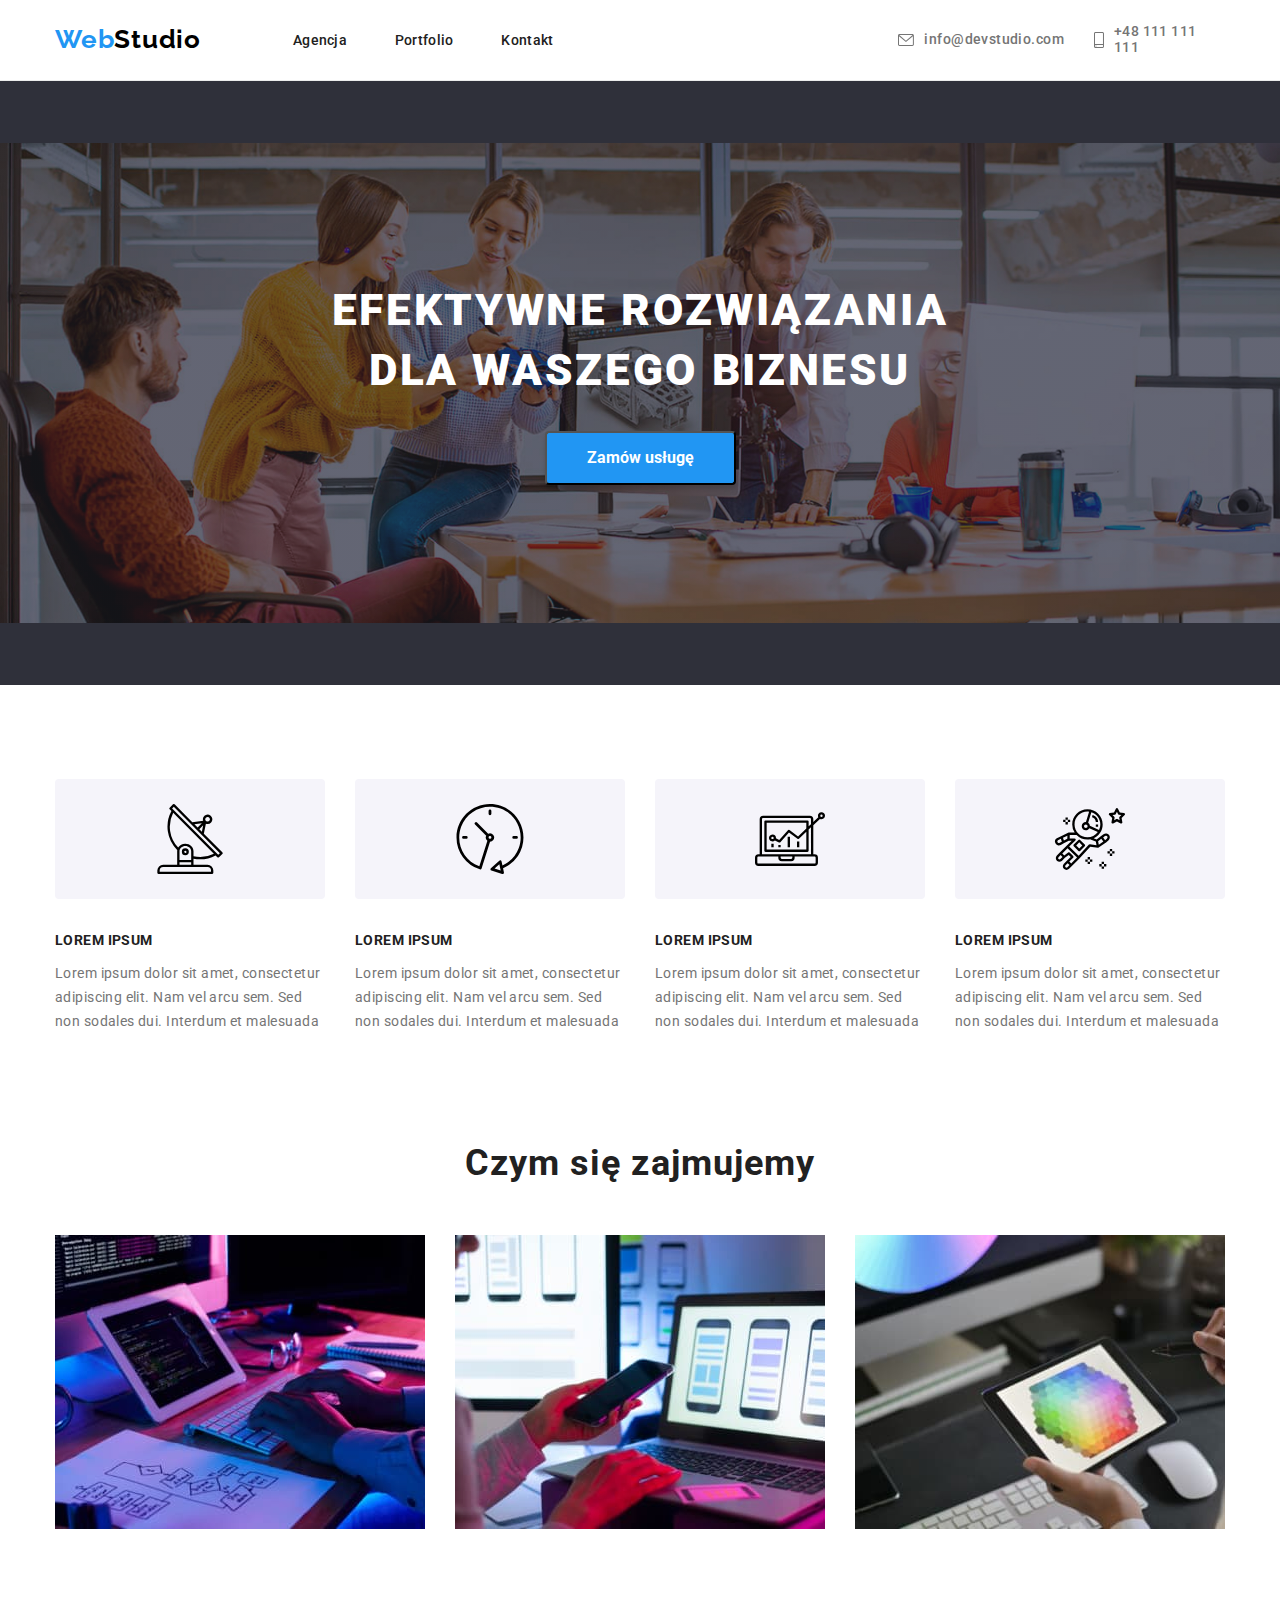
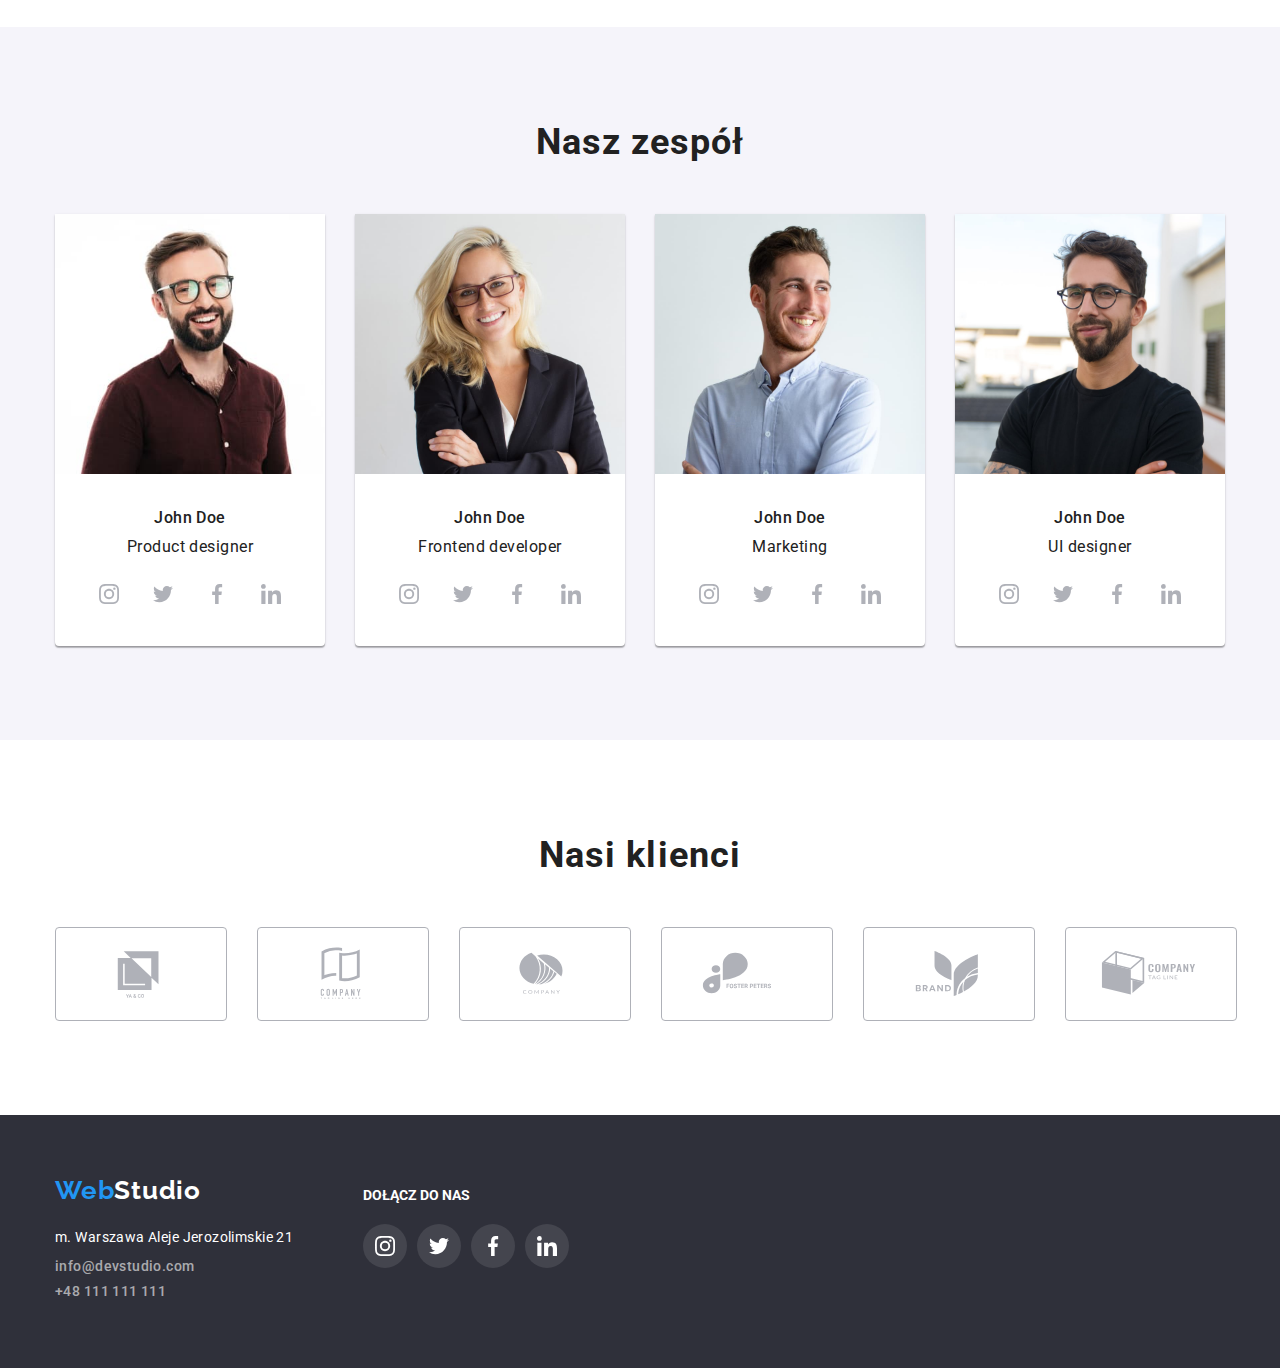
<file: index.html>
<!DOCTYPE html>
<html lang="pl">
  <head>
    <meta charset="UTF-8" />
    <meta http-equiv="X-UA-Compatible" content="IE=edge" />
    <meta name="viewport" content="width=device-width, initial-scale=1.0" />
    <title>Studio</title>

    <link rel="preconnect" href="https://fonts.googleapis.com" />
    <link rel="preconnect" href="https://fonts.gstatic.com" crossorigin />
    <link
      href="https://fonts.googleapis.com/css2?family=Raleway:wght@700&family=Roboto:wght@400;500;700;900&display=swap"
      rel="stylesheet"
    />

    <link
      rel="stylesheet"
      href="https://cdnjs.cloudflare.com/ajax/libs/modern-normalize/1.1.0/modern-normalize.min.css"
      integrity="sha512-wpPYUAdjBVSE4KJnH1VR1HeZfpl1ub8YT/NKx4PuQ5NmX2tKuGu6U/JRp5y+Y8XG2tV+wKQpNHVUX03MfMFn9Q=="
      crossorigin="anonymous"
      referrerpolicy="no-referrer"
    />
    <link rel="stylesheet" href="./CSS/style.css" />
  </head>

  <body>
    <header class="top-background">
      <section class="container">
        <div class="header-flex">
          <a class="web-studio-header" href="">
            <span class="web">Web</span><span class="studio">Studio</span></a
          >
          <nav class="header-nav-flex">
            <a class="link" href="./index.html">Agencja</a>
            <a class="link" href="./portfolio.html">Portfolio</a>
            <a class="link" href="">Kontakt</a>
          </nav>
          <div class="site-nav">
            <svg class="icon-header" width="16" height="12">
              <use href="./images/icons.svg#icon-envelope"></use>
            </svg>
            <a class="tell-mailto" href="mailto:info@devstudio.com"
              >info@devstudio.com</a
            >
          </div>
          <div class="site-nav gap-between-header">
            <svg class="icon-header" width="10" height="16">
              <use href="./images/icons.svg#icon-smartphone"></use>
            </svg>
            <a class="tell-mailto" href="tel:+48111111111">+48 111 111 111</a>
          </div>
        </div>
      </section>
    </header>

    <main>
      <section class="section-box">
        <div class="title-box">
          <h1 class="h1">EFEKTYWNE ROZWIĄZANIA DLA WASZEGO BIZNESU</h1>
          <button class="button" type="button">Zamów usługę</button>
        </div>
      </section>

      <section class="section">
        <div class="container">
          <ul class="loremipsum-flex">
            <li>
              <svg class="loremipsum-icon" width="270" height="120">
                <use
                  href="./images/icons.svg#icon-antenna-1"
                  height="70"
                  y="25"
                ></use>
              </svg>
              <div>
                <h3 class="lorem-heading">LOREM IPSUM</h3>
                <p class="lorem-content">
                  Lorem ipsum dolor sit amet, consectetur adipiscing elit. Nam
                  vel arcu sem. Sed non sodales dui. Interdum et malesuada
                </p>
              </div>
            </li>
            <li>
              <svg class="loremipsum-icon" width="270" height="120">
                <use
                  href="./images/icons.svg#icon-clock-1"
                  height="70"
                  y="25"
                ></use>
              </svg>
              <div>
                <h3 class="lorem-heading">LOREM IPSUM</h3>
                <p class="lorem-content">
                  Lorem ipsum dolor sit amet, consectetur adipiscing elit. Nam
                  vel arcu sem. Sed non sodales dui. Interdum et malesuada
                </p>
              </div>
            </li>
            <li>
              <svg class="loremipsum-icon" width="270" height="120">
                <use
                  href="./images/icons.svg#icon-diagram-1"
                  height="70"
                  y="25"
                ></use>
              </svg>
              <div>
                <h3 class="lorem-heading">LOREM IPSUM</h3>
                <p class="lorem-content">
                  Lorem ipsum dolor sit amet, consectetur adipiscing elit. Nam
                  vel arcu sem. Sed non sodales dui. Interdum et malesuada
                </p>
              </div>
            </li>
            <li>
              <svg class="loremipsum-icon" width="270" height="120">
                <use
                  href="./images/icons.svg#icon-astronaut-1"
                  height="70"
                  y="25"
                ></use>
              </svg>
              <div>
                <h3 class="lorem-heading">LOREM IPSUM</h3>
                <p class="lorem-content">
                  Lorem ipsum dolor sit amet, consectetur adipiscing elit. Nam
                  vel arcu sem. Sed non sodales dui. Interdum et malesuada
                </p>
              </div>
            </li>
          </ul>
        </div>
      </section>

      <section class="section section-new">
        <h2 class="section-heading">Czym się zajmujemy</h2>
        <div class="container">
          <ul class="what-we-do-flex">
            <li>
              <img
                src="images/img01.jpg"
                alt="Praca na komputerze"
                width="370"
                height="294"
              />
            </li>
            <li>
              <img
                src="images/img02.jpg"
                alt="praca na komputerze i telefonie"
                width="370"
                height="294"
              />
            </li>
            <li>
              <img
                src="images/img03.jpg"
                alt="praca na tablecie"
                width="370"
                height="294"
              />
            </li>
          </ul>
        </div>
      </section>

      <section class="section our-team-backgroundcolor">
        <h2 class="section-heading">Nasz zespół</h2>
        <div class="container">
          <ul class="our-team-flex">
            <li class="picture">
              <img
                src="images/img04.jpg"
                alt="John Doe nr1"
                width="270"
                height="260"
              />
              <p class="team-person">John Doe</p>
              <p class="team-position">Product designer</p>
              <div class="our-team-icon">
                <svg class="company-icon" width="44" height="44">
                  <use
                    href="./images/icons.svg#icon-instagram-2"
                    width="20"
                    x="12"
                  ></use>
                </svg>
                <svg class="company-icon" width="44" height="44">
                  <use
                    href="./images/icons.svg#icon-twitter-1"
                    width="20"
                    x="12"
                  ></use>
                </svg>
                <svg class="company-icon" width="44" height="44">
                  <use
                    href="./images/icons.svg#icon-facebook-1"
                    width="20"
                    x="12"
                  ></use>
                </svg>
                <svg class="company-icon" width="44" height="44">
                  <use
                    href="./images/icons.svg#icon-linkedin-1"
                    width="20"
                    x="12"
                  ></use>
                </svg>
              </div>
            </li>
            <li class="picture">
              <img
                src="images/img05.jpg"
                alt="John Doe nr2"
                width="270"
                height="260"
              />
              <p class="team-person">John Doe</p>
              <p class="team-position">Frontend developer</p>
              <div class="our-team-icon">
                <svg class="company-icon" width="44" height="44">
                  <use
                    href="./images/icons.svg#icon-instagram-2"
                    width="20"
                    x="12"
                  ></use>
                </svg>
                <svg class="company-icon" width="44" height="44">
                  <use
                    href="./images/icons.svg#icon-twitter-1"
                    width="20"
                    x="12"
                  ></use>
                </svg>
                <svg class="company-icon" width="44" height="44">
                  <use
                    href="./images/icons.svg#icon-facebook-1"
                    width="20"
                    x="12"
                  ></use>
                </svg>
                <svg class="company-icon" width="44" height="44">
                  <use
                    href="./images/icons.svg#icon-linkedin-1"
                    width="20"
                    x="12"
                  ></use>
                </svg>
              </div>
            </li>
            <li class="picture">
              <img
                src="images/img06.jpg"
                alt="John Doe nr2"
                width="270"
                height="260"
              />
              <p class="team-person">John Doe</p>
              <p class="team-position">Marketing</p>
              <div class="our-team-icon">
                <svg class="company-icon" width="44" height="44">
                  <use
                    href="./images/icons.svg#icon-instagram-2"
                    width="20"
                    x="12"
                  ></use>
                </svg>
                <svg class="company-icon" width="44" height="44">
                  <use
                    href="./images/icons.svg#icon-twitter-1"
                    width="20"
                    x="12"
                  ></use>
                </svg>
                <svg class="company-icon" width="44" height="44">
                  <use
                    href="./images/icons.svg#icon-facebook-1"
                    width="20"
                    x="12"
                  ></use>
                </svg>
                <svg class="company-icon" width="44" height="44">
                  <use
                    href="./images/icons.svg#icon-linkedin-1"
                    width="20"
                    x="12"
                  ></use>
                </svg>
              </div>
            </li>
            <li class="picture">
              <img
                src="images/img07.jpg"
                alt="John Doe nr2"
                width="270"
                height="260"
              />
              <p class="team-person">John Doe</p>
              <p class="team-position">UI designer</p>
              <div class="our-team-icon">
                <svg class="company-icon" width="44" height="44">
                  <use
                    href="./images/icons.svg#icon-instagram-2"
                    width="20"
                    x="12"
                  ></use>
                </svg>
                <svg class="company-icon" width="44" height="44">
                  <use
                    href="./images/icons.svg#icon-twitter-1"
                    width="20"
                    x="12"
                  ></use>
                </svg>
                <svg class="company-icon" width="44" height="44">
                  <use
                    href="./images/icons.svg#icon-facebook-1"
                    width="20"
                    x="12"
                  ></use>
                </svg>
                <svg class="company-icon" width="44" height="44">
                  <use
                    href="./images/icons.svg#icon-linkedin-1"
                    width="20"
                    x="12"
                  ></use>
                </svg>
              </div>
            </li>
          </ul>
        </div>
      </section>

      <section class="section">
        <h2 class="section-heading">Nasi klienci</h2>
        <div class="container">
          <ul class="our-clients-flex">
            <li class="our-clients-border">
              <svg width="170" height="92" class="company-icons">
                <use
                  width="106"
                  x="30"
                  href="./images/icons.svg#icon-Logo"
                ></use>
              </svg>
            </li>
            <li class="our-clients-border">
              <svg width="170" height="92" class="company-icons">
                <use
                  width="106"
                  x="30"
                  href="./images/icons.svg#icon-Logo-1"
                ></use>
              </svg>
            </li>
            <li class="our-clients-border">
              <svg width="170" height="92" class="company-icons">
                <use
                  width="106"
                  x="30"
                  href="./images/icons.svg#icon-Logo-2"
                ></use>
              </svg>
            </li>
            <li class="our-clients-border">
              <svg width="170" height="92" class="company-icons">
                <use
                  width="106"
                  x="30"
                  href="./images/icons.svg#icon-Logo-3"
                ></use>
              </svg>
            </li>
            <li class="our-clients-border">
              <svg width="170" height="92" class="company-icons">
                <use
                  width="106"
                  x="30"
                  href="./images/icons.svg#icon-Logo-4"
                ></use>
              </svg>
            </li>
            <li class="our-clients-border">
              <svg width="170" height="92" class="company-icons">
                <use
                  width="106"
                  x="30"
                  href="./images/icons.svg#icon-Logo-5"
                ></use>
              </svg>
            </li>
          </ul>
        </div>
      </section>
    </main>

    <footer class="footer-background">
      <div class="container">
        <div class="footer2">
          <div class="footer">
            <a class="web-studio-footer" href="">
              <span class="web">Web</span
              ><span class="studio-white">Studio</span></a
            >
            <address class="address">
              m. Warszawa Aleje Jerozolimskie 21 <br />
              <a
                class="color-gradient tell-mailto"
                href="mailto:info@devstudio.com"
                >info@devstudio.com</a
              >
              <a class="color-gradient tell-mailto" href="tel:+48111111111"
                >+48 111 111 111</a
              >
            </address>
          </div>
          <div class="join-us">
            <p class="join-us-text">dołącz do nas</p>
            <div class="footer-icon">
              <svg class="company-icon-footer" width="44" height="44">
                <use
                  href="./images/icons.svg#icon-instagram-2"
                  width="20"
                  x="12"
                ></use>
              </svg>
              <svg class="company-icon-footer" width="44" height="44">
                <use
                  href="./images/icons.svg#icon-twitter-1"
                  width="20"
                  x="12"
                ></use>
              </svg>
              <svg class="company-icon-footer" width="44" height="44">
                <use
                  href="./images/icons.svg#icon-facebook-1"
                  width="20"
                  x="12"
                ></use>
              </svg>
              <svg class="company-icon-footer" width="44" height="44">
                <use
                  href="./images/icons.svg#icon-linkedin-1"
                  width="20"
                  x="12"
                ></use>
              </svg>
            </div>
          </div>
        </div>
      </div>
    </footer>
  </body>
</html>
</file>
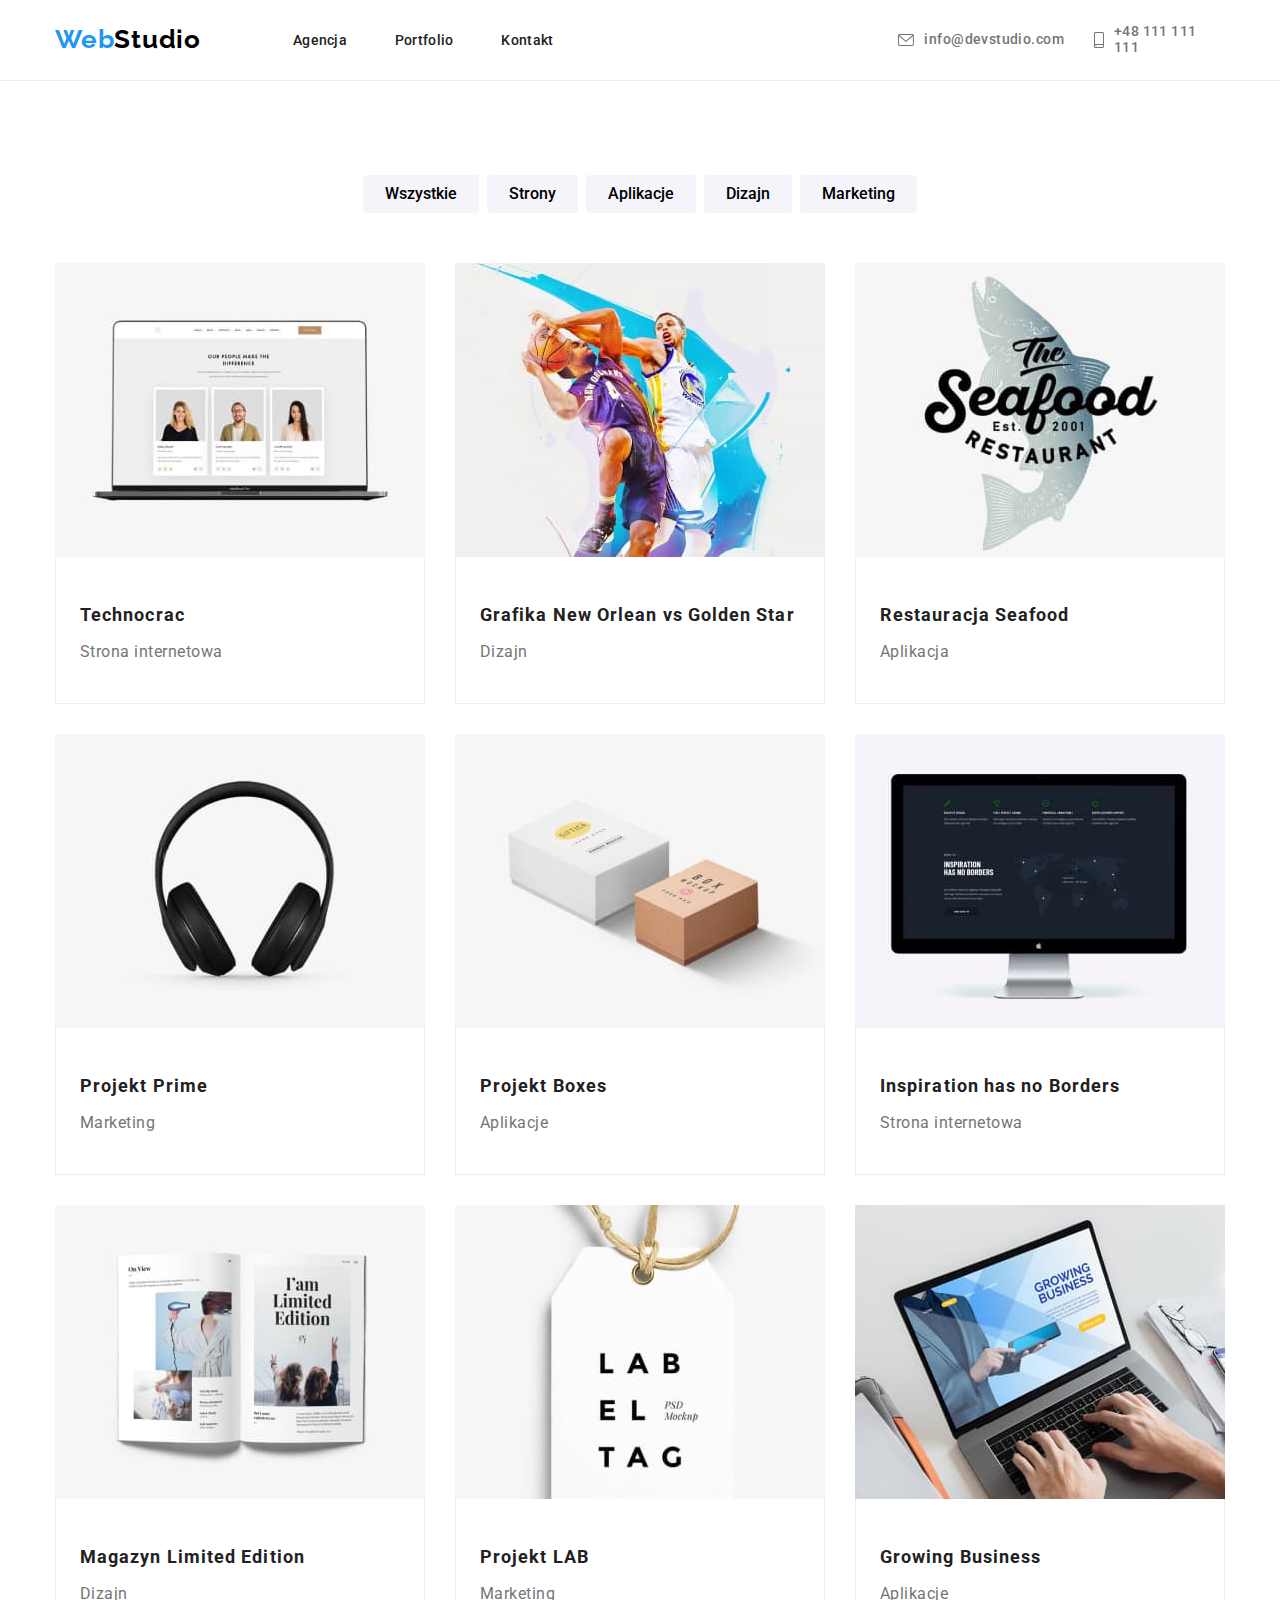
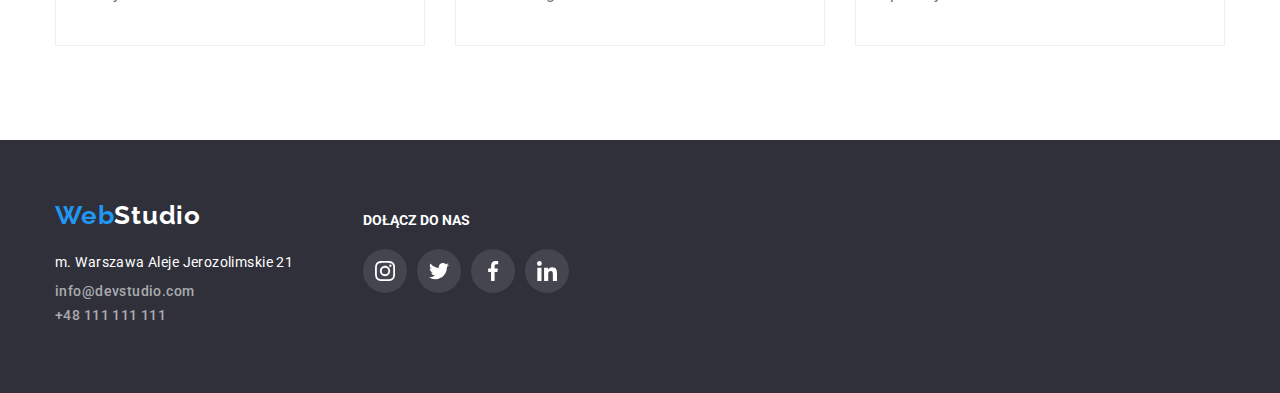
<file: portfolio.html>
<!DOCTYPE html>
<html lang="en">
  <head>
    <meta charset="UTF-8" />
    <meta http-equiv="X-UA-Compatible" content="IE=edge" />
    <meta name="viewport" content="width=device-width, initial-scale=1.0" />
    <title>Portfolio</title>

    <link rel="preconnect" href="https://fonts.googleapis.com" />
    <link rel="preconnect" href="https://fonts.gstatic.com" crossorigin />
    <link
      href="https://fonts.googleapis.com/css2?family=Raleway:wght@700&family=Roboto:wght@400;500;700;900&display=swap"
      rel="stylesheet"
    />

    <link
      rel="stylesheet"
      href="https://cdnjs.cloudflare.com/ajax/libs/modern-normalize/1.1.0/modern-normalize.min.css"
      integrity="sha512-wpPYUAdjBVSE4KJnH1VR1HeZfpl1ub8YT/NKx4PuQ5NmX2tKuGu6U/JRp5y+Y8XG2tV+wKQpNHVUX03MfMFn9Q=="
      crossorigin="anonymous"
      referrerpolicy="no-referrer"
    />
    <link rel="stylesheet" href="./CSS/style.css" />
  </head>
  <body>
    <header class="top-background">
      <section class="container">
        <div class="header-flex">
          <a class="web-studio-header" href="">
            <span class="web">Web</span><span class="studio">Studio</span></a
          >
          <nav class="header-nav-flex">
            <a class="link" href="./index.html">Agencja</a>
            <a class="link" href="./portfolio.html">Portfolio</a>
            <a class="link" href="">Kontakt</a>
          </nav>
          <div class="site-nav">
            <svg class="icon-header" width="16" height="12">
              <use href="./images/icons.svg#icon-envelope"></use>
            </svg>
            <a class="tell-mailto" href="mailto:info@devstudio.com"
              >info@devstudio.com</a
            >
          </div>
          <div class="site-nav gap-between-header">
            <svg class="icon-header" width="10" height="16">
              <use href="./images/icons.svg#icon-smartphone"></use>
            </svg>
            <a class="tell-mailto" href="tel:+48111111111">+48 111 111 111</a>
          </div>
        </div>
      </section>
    </header>

    <main>
      <!-- section buttons -->
      <section class="section section-padd-bottom-50">
        <div class="container">
          <ul class="buttonpflex">
            <li><button type="button" class="buttonp">Wszystkie</button></li>
            <li><button type="button" class="buttonp">Strony</button></li>
            <li><button type="button" class="buttonp">Aplikacje</button></li>
            <li><button type="button" class="buttonp">Dizajn</button></li>
            <li><button type="button" class="buttonp">Marketing</button></li>
          </ul>
        </div>
      </section>

      <!-- Section pictures -->

      <section class="section section-new">
        <div class="container">
          <ul class="picturesp-flex">
            <li class="portfolio-boxshadow">
              <img
                class="imgp"
                src="images/img08.jpg"
                alt="Open laptop"
                width="370"
              />
              <div class="description-portfolio">
                <p class="proj-description">Technocrac</p>
                <p class="proj-type">Strona internetowa</p>
              </div>
            </li>
            <li class="portfolio-boxshadow">
              <img
                class="imgp"
                src="images/img09.jpg"
                alt="Basketball players"
                width="370"
              />
              <div class="description-portfolio">
                <p class="proj-description">
                  Grafika New Orlean vs Golden Star
                </p>
                <p class="proj-type">Dizajn</p>
              </div>
            </li>
            <li class="portfolio-boxshadow">
              <img
                class="imgp"
                src="images/img10.jpg"
                alt="Logo of restaurant"
                width="370"
              />
              <div class="description-portfolio">
                <p class="proj-description">Restauracja Seafood</p>
                <p class="proj-type">Aplikacja</p>
              </div>
            </li>
            <li class="portfolio-boxshadow">
              <img
                class="imgp"
                src="images/img11.jpg"
                alt="Headphones"
                width="370"
              />
              <div class="description-portfolio">
                <p class="proj-description">Projekt Prime</p>
                <p class="proj-type">Marketing</p>
              </div>
            </li>
            <li class="portfolio-boxshadow">
              <img
                class="imgp"
                src="images/img12.jpg"
                alt="Two boxes"
                width="370"
              />
              <div class="description-portfolio">
                <p class="proj-description">Projekt Boxes</p>
                <p class="proj-type">Aplikacje</p>
              </div>
            </li>
            <li class="portfolio-boxshadow">
              <img
                class="imgp"
                src="images/img13.jpg"
                alt="PC screen"
                width="370"
              />
              <div class="description-portfolio">
                <p class="proj-description">Inspiration has no Borders</p>
                <p class="proj-type">Strona internetowa</p>
              </div>
            </li>
            <li class="portfolio-boxshadow">
              <img
                class="imgp"
                src="images/img14.jpg"
                alt="Open book"
                width="370"
              />
              <div class="description-portfolio">
                <p class="proj-description">Magazyn Limited Edition</p>
                <p class="proj-type">Dizajn</p>
              </div>
            </li>
            <li class="portfolio-boxshadow">
              <img
                class="imgp"
                src="images/img15.jpg"
                alt="Label"
                width="370"
              />
              <div class="description-portfolio">
                <p class="proj-description">Projekt LAB</p>
                <p class="proj-type">Marketing</p>
              </div>
            </li>
            <li class="portfolio-boxshadow">
              <img
                class="imgp"
                src="images/img16.jpg"
                alt="Open laptop with screen on"
                width="370"
                height="294"
              />
              <div class="description-portfolio">
                <p class="proj-description">Growing Business</p>
                <p class="proj-type">Aplikacje</p>
              </div>
            </li>
          </ul>
        </div>
      </section>
    </main>
    <footer class="footer-background">
      <div class="container">
        <div class="footer2">
          <div class="footer">
            <a class="web-studio-footer" href="">
              <span class="web">Web</span
              ><span class="studio-white">Studio</span></a
            >
            <address class="address">
              m. Warszawa Aleje Jerozolimskie 21 <br />
              <a
                class="color-gradient tell-mailto"
                href="mailto:info@devstudio.com"
                >info@devstudio.com</a
              >
              <a class="color-gradient tell-mailto" href="tel:+48111111111"
                >+48 111 111 111</a
              >
            </address>
          </div>
          <div class="join-us">
            <p class="join-us-text">dołącz do nas</p>
            <div class="footer-icon">
              <svg class="company-icon-footer" width="44" height="44">
                <use
                  href="./images/icons.svg#icon-instagram-2"
                  width="20"
                  x="12"
                ></use>
              </svg>
              <svg class="company-icon-footer" width="44" height="44">
                <use
                  href="./images/icons.svg#icon-twitter-1"
                  width="20"
                  x="12"
                ></use>
              </svg>
              <svg class="company-icon-footer" width="44" height="44">
                <use
                  href="./images/icons.svg#icon-facebook-1"
                  width="20"
                  x="12"
                ></use>
              </svg>
              <svg class="company-icon-footer" width="44" height="44">
                <use
                  href="./images/icons.svg#icon-linkedin-1"
                  width="20"
                  x="12"
                ></use>
              </svg>
            </div>
          </div>
        </div>
      </div>
    </footer>
  </body>
</html>
</file>
<file: CSS/style.css>
* {
  box-sizing: border-box;
}
h1,
ul {
  margin: 0;
  padding: 0;
}
ul {
  list-style-type: none;
  list-style: none;
}
body {
  font-family: roboto, sans-serif;
  color: var(--brand-black);
  margin: 0 auto;
}

:root {
  --brand-blue: rgb(33, 150, 243);
  --brand-black: rgb(33, 33, 33, 1);
  --brand-grey: rgb(117, 117, 117);
  --brand-background-dark: rgba(47, 48, 58, 1);
  --just-black: rgb(0, 0, 0);
  --just-white: rgb(255, 255, 255);
  --brand-lightgrey: rgba(175, 177, 184, 1);
  --brand-grey-white: rgba(245, 244, 250, 1);
}
/*  HEADER */

.top-background {
  border-bottom: 1px solid rgb(236, 236, 236);
  /* height: 80px; */
}
.header-flex {
  display: flex;
  align-items: center;
  /* justify-content: space-between;
  align-content: center; */
  padding-top: 24px;
  padding-bottom: 25px;
  /* padding-left: 15px; */
}
.header-nav-flex {
  display: flex;
  /* align-items: center;
  align-content: center; */
  justify-content: space-between;
  gap: 46px;
  width: 261px;
  margin-right: 345px;
}
.web {
  font-family: Raleway;
  font-size: 26px;
  font-weight: 700;
  line-height: 1.2;
  letter-spacing: 0.03em;
  color: var(--brand-blue);
  text-decoration: none;
}
.studio {
  font-family: Raleway;
  font-size: 26px;
  letter-spacing: 0.03em;
  font-weight: 700;
  line-height: 1.2;
  color: var(--just-black);
  text-decoration: none;
}
.link {
  font-weight: 500;
  font-size: 14px;
  line-height: 1.15;
  letter-spacing: 0.02em;
  color: var(--brand-black);
  text-decoration: none;
}
.web-studio-header {
  text-decoration: none;
  margin-right: 93px;
  width: 145px;

  /* padding-top: 24px; */
}

.tell-mailto {
  font-weight: 500;
  font-size: 14px;
  letter-spacing: 0.03em;
  line-height: 1.1;
  color: var(--brand-grey);
  text-decoration: none;
}
.tell-mailto:hover,
.tell-mailto:focus,
.link:hover,
.link:focus {
  color: var(--brand-blue);
}

.gap-between-header {
  margin-left: 30px;
}

.icon-header {
  fill: var(--brand-grey);
  margin-right: 10px;
}
.icon-header:hover,
.icon-header:focus {
  fill: var(--brand-blue);
  /* stroke: var(--brand-blue); */
  cursor: pointer;
}

.site-nav {
  display: flex;
  align-items: center;
  justify-items: center;
}

/* SECTION with button */
.section {
  padding-top: 94px;
  padding-bottom: 94px;
}

.section-box {
  background-image: linear-gradient(
      rgba(47, 48, 58, 0.4),
      rgba(47, 48, 58, 0.4)
    ),
    url("../images/picture-background.jpg");
  padding-top: 200px;
  padding-bottom: 200px;
  background-size: contain;
  background-position: center;
  background-repeat: no-repeat;
  background-color: #2f303a;
}
.title-box {
  /* max-height: 600px; */
  flex-direction: column;
  align-items: center;
  display: flex;
}
.h1 {
  /* display: block; */
  color: var(--just-white);
  font-weight: 900;
  font-size: 44px;
  line-height: 1.36;
  letter-spacing: 0.06em;
  text-align: center;
  max-width: 696px;
}

.button {
  /* display: block; */
  /* width: 200px;
  height: 50px; */
  font-family: roboto;
  font-weight: 700;
  font-size: 16px;
  line-height: 1.88;
  /* align-items: center; */
  text-align: center;
  color: var(--just-white);
  background: var(--brand-blue);
  box-shadow: 0px 4px 4px rgba(0, 0, 0, 0.15);
  border-radius: 4px;
  cursor: pointer;
  margin-top: 30px;
  padding: 10px 40px;
}

/*  LOREM IPSUM */

.container {
  max-width: 1200px;
  /* width: 100%; */
  margin: 0 auto;
  padding: 0 15px;
}
.loremipsum-flex {
  display: flex;
  justify-content: center;
  align-self: auto;
  gap: 30px;
  /* width: 100%; */
}

.lorem-heading {
  font-weight: 700;
  font-size: 14px;
  line-height: 1.1;
  letter-spacing: 0.03em;
  color: var(--brand-black);
  text-align: left;
  margin-top: 0px;
  margin-bottom: 14px;
}
.lorem-content {
  font-size: 14px;
  line-height: 1.7;
  letter-spacing: 0.03em;
  color: var(--brand-grey);
  text-align: left;
}

.loremipsum-icon {
  margin-bottom: 30px;
  background-color: var(--brand-grey-white);
  border-radius: 4px;
}

/* CZYM SIE ZAJMUJEMY */
.section-new {
  padding-top: 0px;
}

.section-heading {
  font-size: 36px;
  font-weight: 700;
  line-height: 1.2;
  letter-spacing: 0.03em;
  color: var(--brand-black);
  display: flex;
  justify-content: center;
  align-items: center;
  margin: 0 0 50px 0;
  text-align: center;
}

.what-we-do-flex {
  display: flex;
  gap: 30px;
  text-align: center;
  justify-content: center;
}

/* NASZ ZESPOL */

.our-team-backgroundcolor {
  background-color: var(--brand-grey-white);
}

.our-team-flex {
  display: flex;
  gap: 30px;
  text-align: center;
  justify-content: center;
}
.picture {
  padding: 0;
  align-items: center;
  background: #ffffff;
  box-shadow: 0px 1px 3px rgba(0, 0, 0, 0.12), 0px 1px 1px rgba(0, 0, 0, 0.14),
    0px 2px 1px rgba(0, 0, 0, 0.2);
  border-radius: 0px 0px 4px 4px;
}

.team-person {
  font-size: 16px;
  font-weight: 500;
  line-height: 1.1875;
  letter-spacing: 0.03em;
  text-align: center;
  display: block;
  margin: 30px 0 10px 0;
}
.team-position {
  font-size: 16px;
  font-weight: 400;
  line-height: 1.1875;
  letter-spacing: 0.03em;
  text-align: center;
  margin: 10px 0 16px 0;
}
.our-team-icon {
  display: flex;
  align-items: center;
  justify-content: center;
  padding: 0 32px 30px 32px;
  gap: 10px;
}
.company-icon {
  fill: var(--brand-lightgrey);
}
.company-icon:focus,
.company-icon:hover {
  fill: var(--just-white);
  cursor: pointer;
  background-color: var(--brand-blue);
  border-radius: 50%;
}

/* NASI KLIENCI */

.our-clients-flex {
  display: flex;
  gap: 30px;
}
.our-clients-border {
  border: 1px solid var(--brand-lightgrey);
  border-radius: 4px;
}
.our-clients-border:hover,
.our-clients-border:focus {
  border-color: var(--brand-blue);
  cursor: pointer;
}
.company-icons {
  fill: var(--brand-lightgrey);
  margin: 0;
  padding: 0;
  vertical-align: middle;
}

.company-icons:hover,
.company-icons:focus {
  cursor: pointer;
  fill: var(--brand-blue);
}

/* Portfolio */
.section-padd-bottom-50 {
  padding-bottom: 50px;
}
.buttonpflex {
  display: flex;
  gap: 8px;
  text-align: center;
  justify-content: center;
}

.buttonp {
  font-family: roboto;
  background-color: #f5f4fa;
  border-radius: 4px;
  border: none;
  padding: 6px 22px;
  text-decoration-color: var(--just-black);
  font-weight: 500;
  font-size: 16px;
  line-height: 1.6;
  cursor: pointer;
  /* background: #f5f4fa; */
  /* border-radius: 4px; */
}
.buttonp:hover,
.buttonp:focus {
  background-color: var(--brand-blue);
  color: var(--just-white);
  box-shadow: 0px 3px 1px rgba(0, 0, 0, 0.1), 0px 1px 2px rgba(0, 0, 0, 0.08),
    0px 2px 2px rgba(0, 0, 0, 0.12);
}
.portfolio-boxshadow:hover,
.portfolio-boxshadow:focus {
  /* box-shadow: 0px 4px 4px 0px rgba(0, 0, 0, 0.25); */
  cursor: pointer;
  cursor: pointer;
  box-shadow: 0px 1px 1px rgba(0, 0, 0, 0.12), 0px 4px 4px rgba(0, 0, 0, 0.06),
    1px 4px 6px rgba(0, 0, 0, 0.16);
}

/* -> FOTO DESCRIPTION*/

.picturesp-flex {
  display: flex;
  flex-wrap: wrap;
  justify-content: center;
  gap: 30px;
  padding: 0;
  /* align-content: space-around; */
}
.imgp {
  display: block;
}

.description-portfolio {
  padding: 20px 24px 20px 24px;
  border-left: 1px solid #eeeeee;
  border-right: 1px solid #eeeeee;
  border-bottom: 1px solid #eeeeee;
}

.proj-description {
  font-size: 18px;
  font-weight: 700;
  line-height: 2;
  letter-spacing: 0.06em;
  color: var(--brand-black);
  margin: 20px 0 4px 0;
  /* margin-bottom: 4px; */
}

.proj-type {
  font-size: 16px;
  font-weight: 400;
  line-height: 1.875;
  letter-spacing: 0.03em;
  color: var(--brand-grey);
  margin-top: 4px;
}

/* FOOTER */

.footer-background {
  background-color: var(--brand-background-dark);
}
.footer {
  padding: 60px 0 60px 0px;
  display: flex;
  flex-direction: column;
}
.web-studio-footer {
  text-decoration: none;
  margin-bottom: 20px;
}

.address {
  font-style: normal;
  font-weight: 400;
  font-size: 14px;
  line-height: 1.71;
  color: var(--just-white);
  letter-spacing: 0.03em;
  text-decoration: none;
  display: flex;
  flex-direction: column;
  gap: 9px;
}

.address:hover,
.address:focus {
  color: var(--brand-blue);
}
.color-gradient {
  color: rgba(255, 255, 255, 0.6);
}
.studio-white {
  font-family: Raleway;
  font-size: 26px;
  letter-spacing: 0.03em;
  font-weight: 700;
  line-height: 1.2;
  color: var(--just-white);
  text-decoration: none;
}

.join-us {
  padding: 72px 0 100px 0;
  margin-left: 70px;
  margin-top: 0px;
  /* align-self: center; */
}
.join-us-text {
  font-weight: 700;
  font-size: 14px;
  line-height: 1.2;
  color: var(--just-white);
  text-transform: uppercase;
  margin-bottom: 20px;
  margin-top: 0;
}
.footer2 {
  display: flex;
  align-items: flex-start;
}
.footer-icon {
  display: flex;
  align-items: center;
  justify-content: center;
  gap: 10px;
}
.company-icon-footer {
  fill: var(--just-white);
  background-color: rgba(255, 255, 255, 0.1);
  border-radius: 50%;
}
.company-icon-footer:hover,
.company-icon-footer:focus {
  background-color: var(--brand-blue);
  cursor: pointer;
}
</file>
